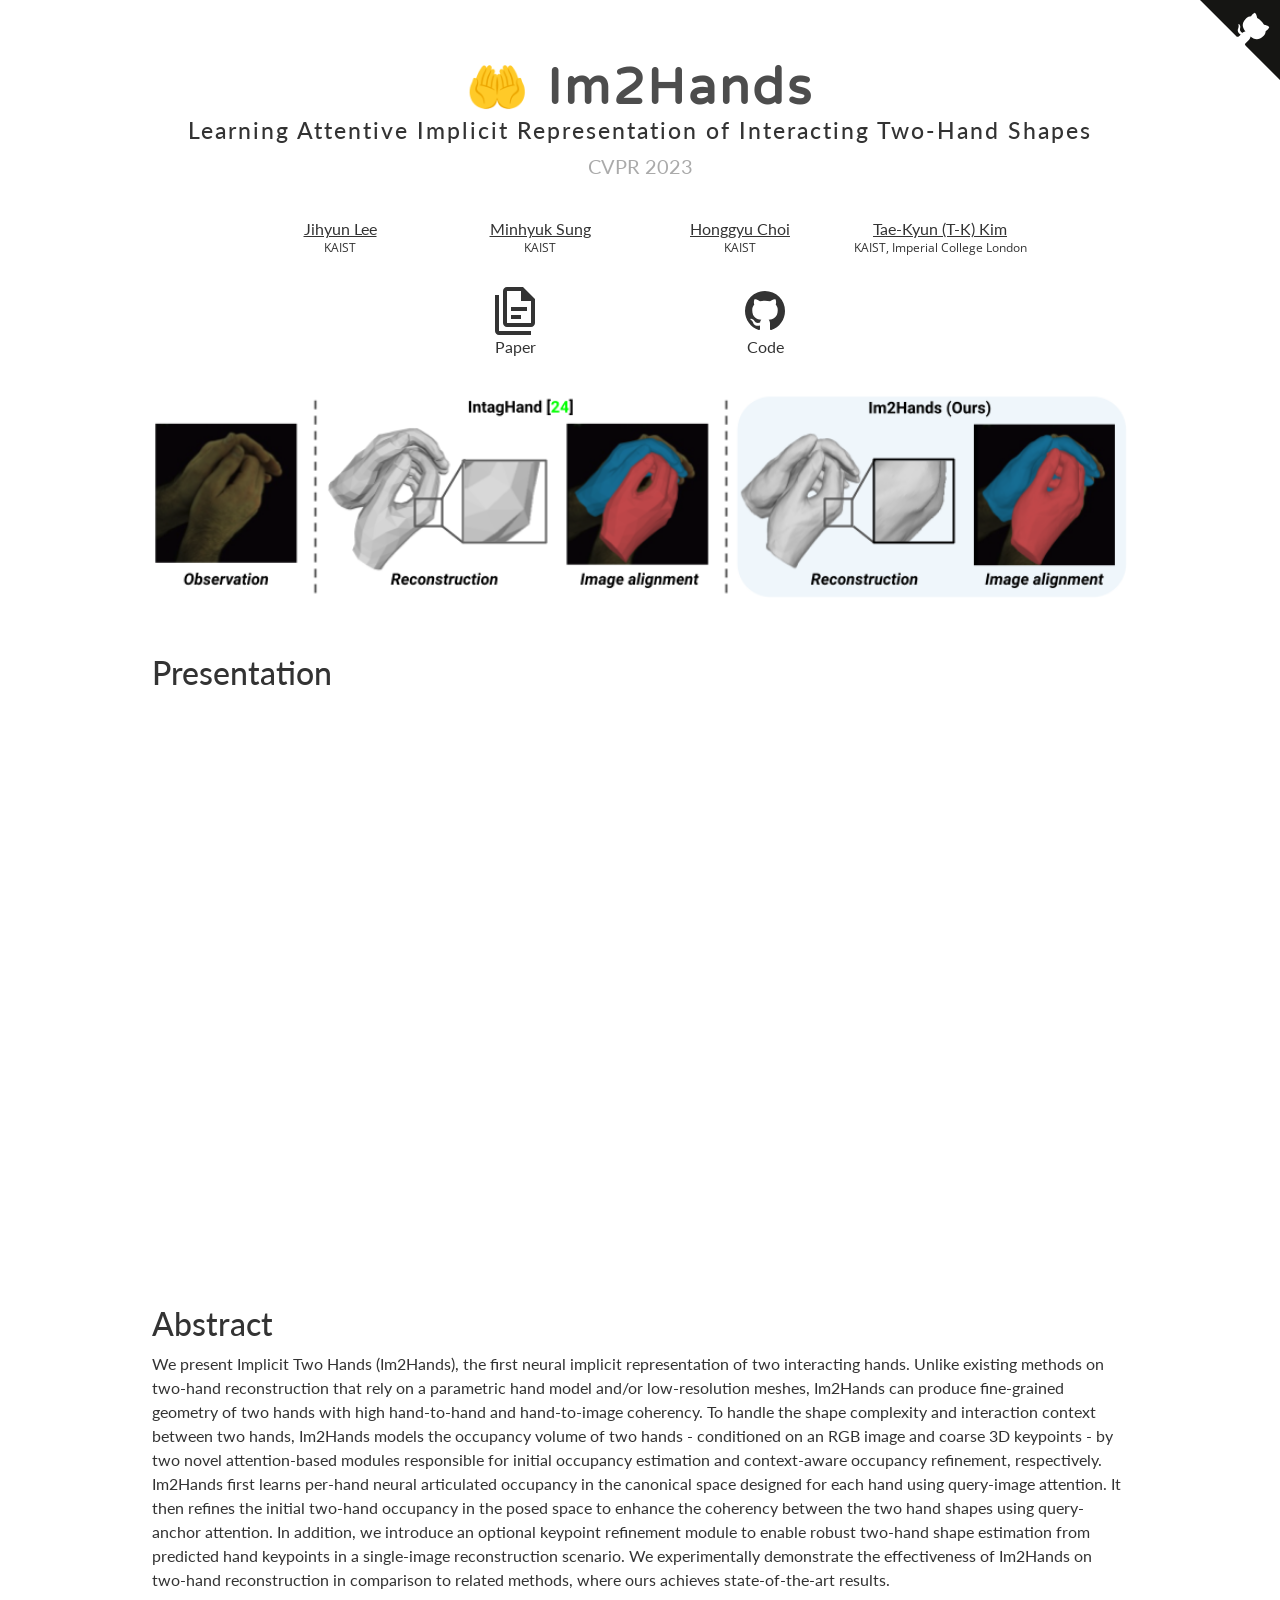
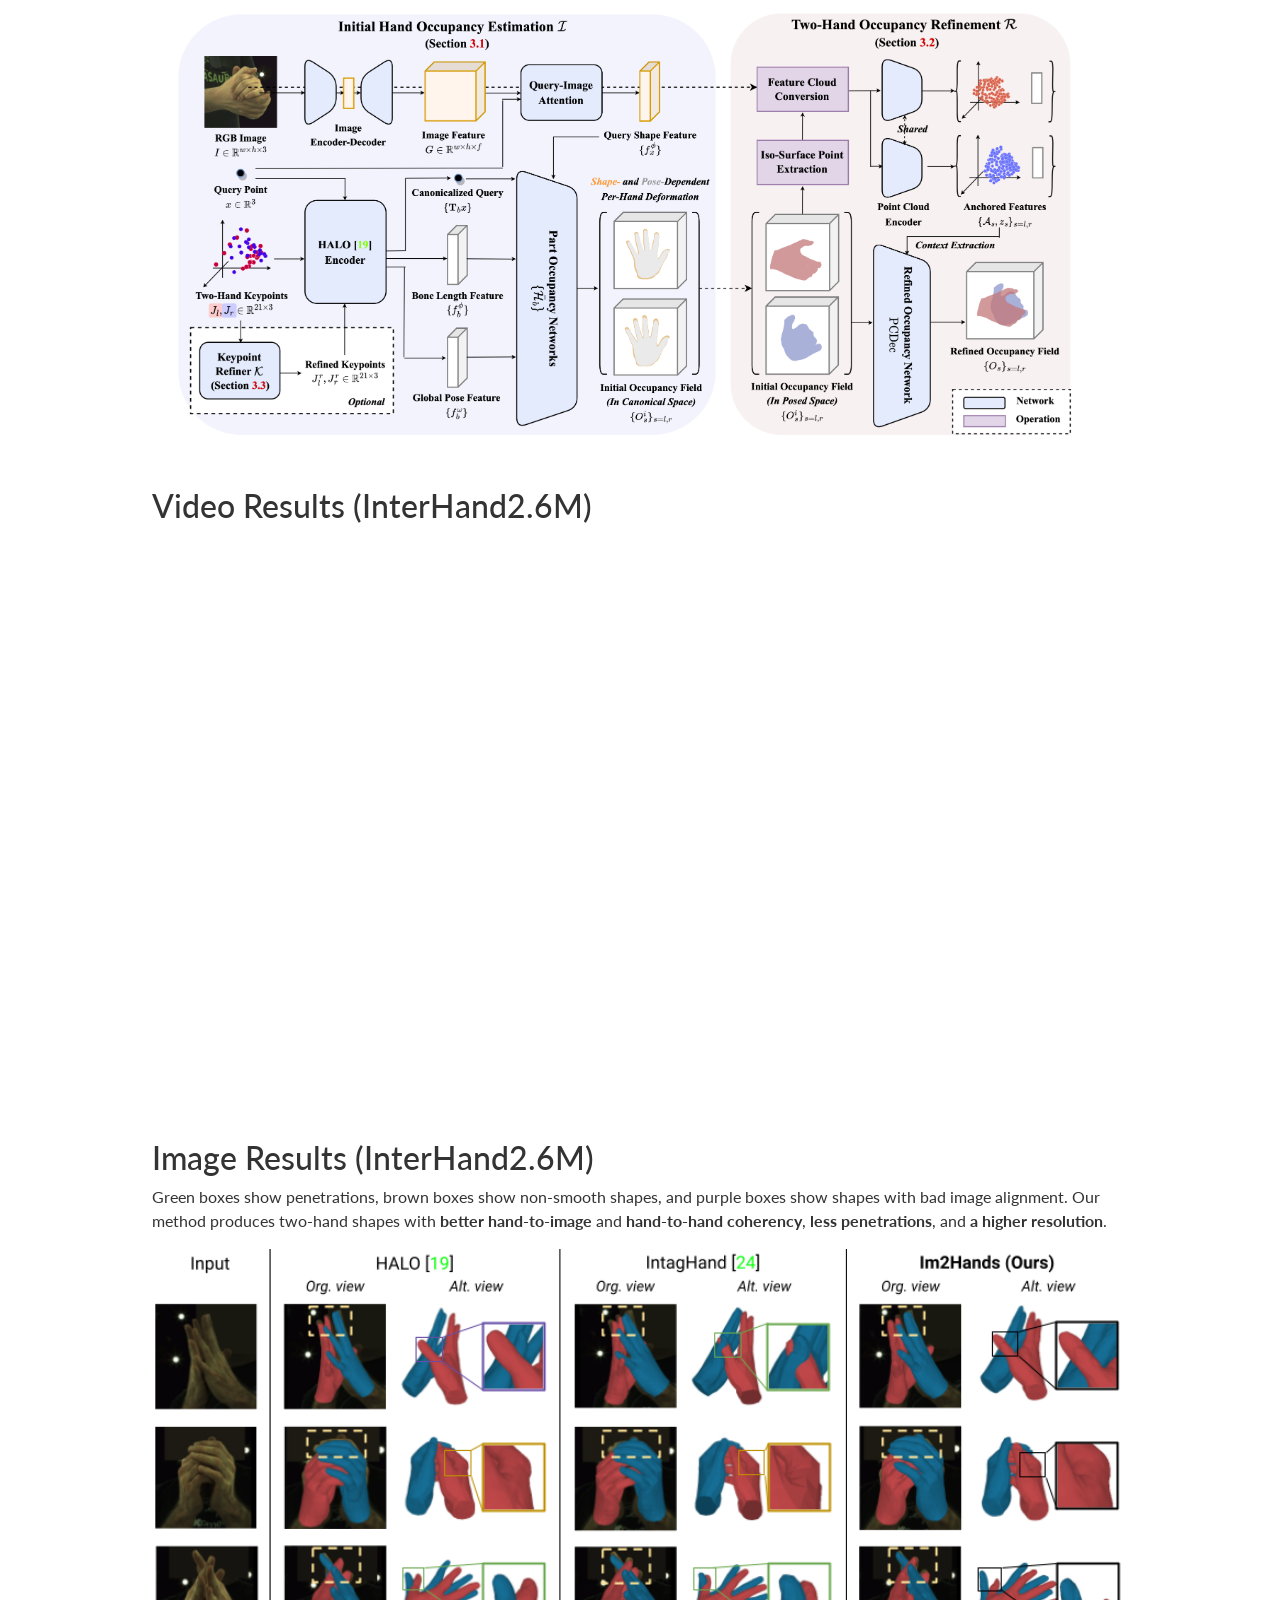
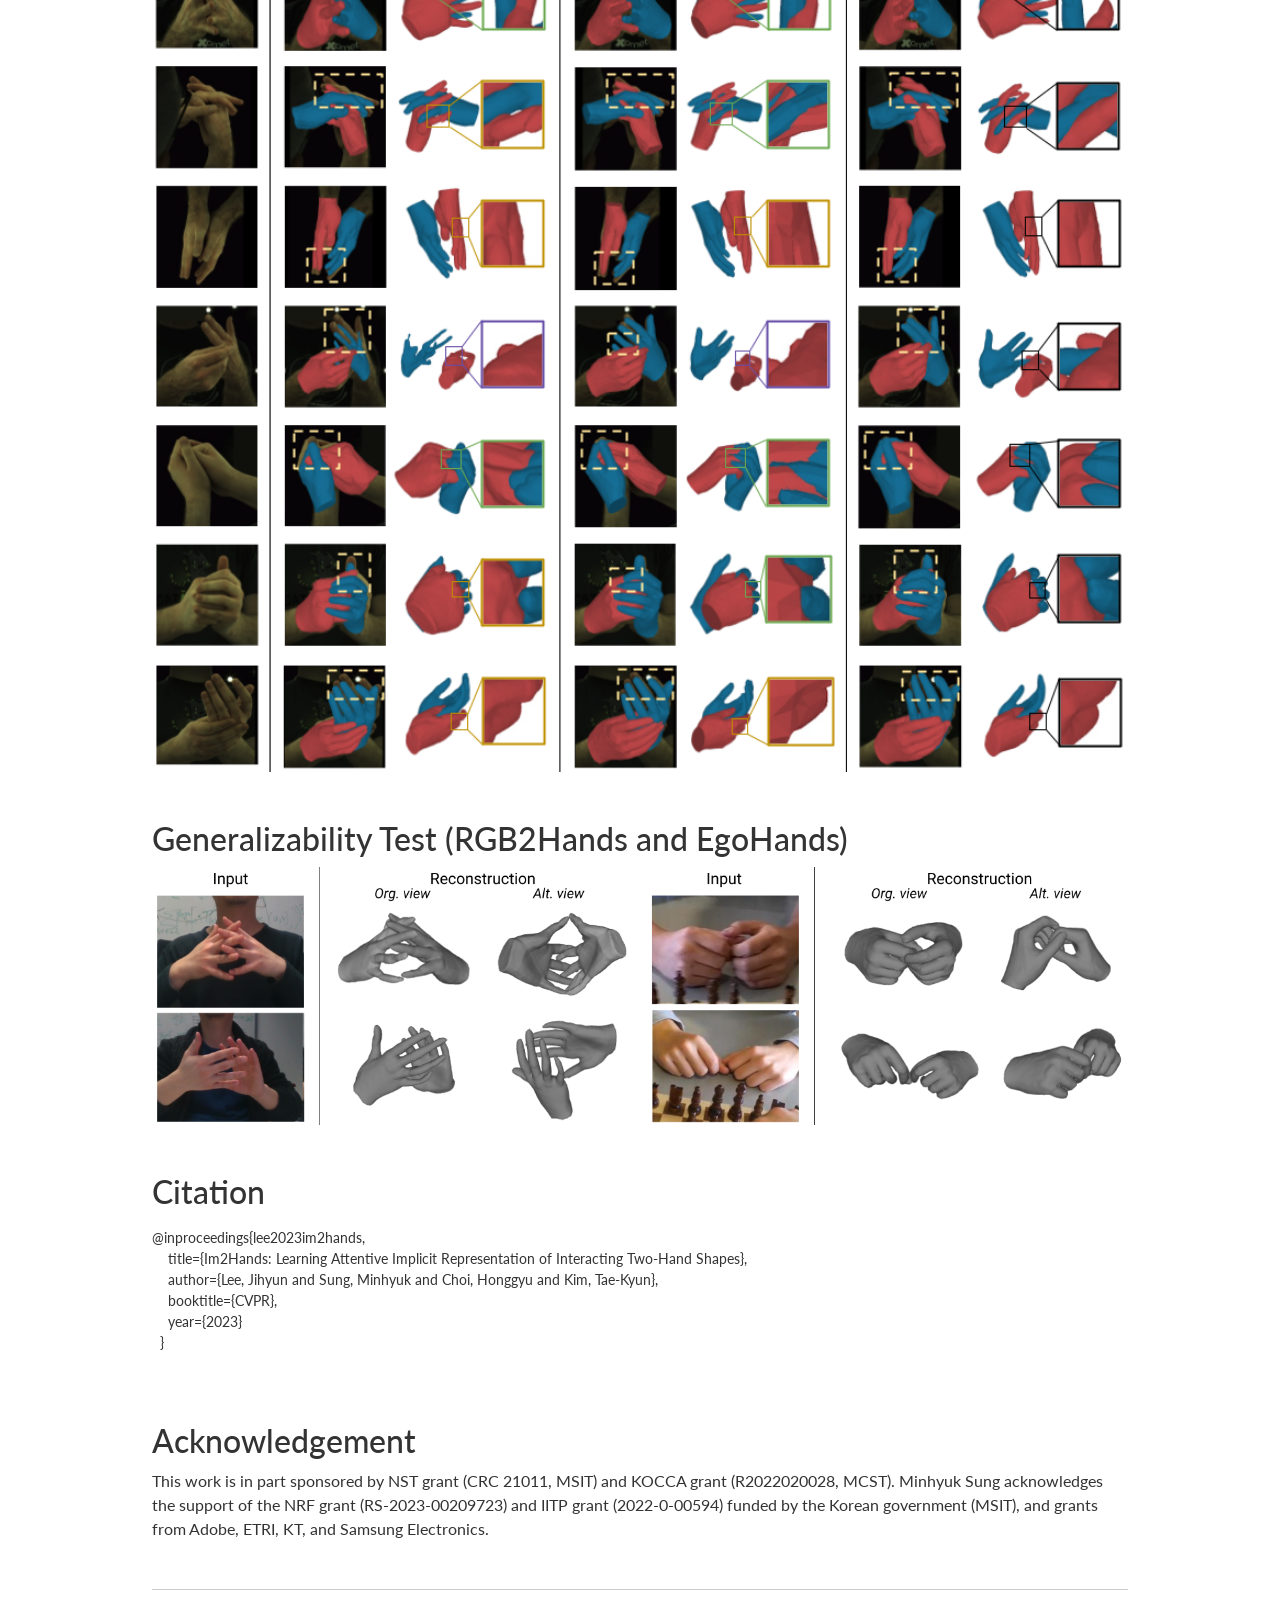
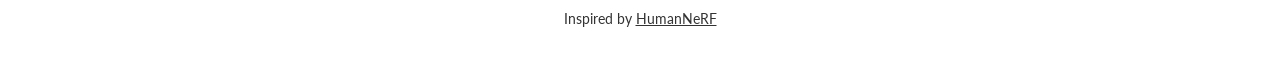
<file: projects/implicit-two-hands/index.html>
<!DOCTYPE html>
<html lang="en">
  <head>
    <!-- Meta tags -->
    <meta charset="utf-8" />
    <meta name="viewport" content="width=device-width, initial-scale=1" />
    <!-- HTML Meta Tags -->
    <title>Im2Hands: Learning Attentive Implicit Representation of Interacting Two-Hand Shapes</title>
    <meta
      name="description"
      content="https://jyunlee.github.io/projects/im2hands/"
    />
    <meta
      property="og:image"
      content="data/fig_teaser.png"
    />
    <meta property="og:image:type" content="image/png" />
    <meta property="og:image:width" content="1704" />
    <meta property="og:image:height" content="636" />
    <meta property="og:type" content="website" />
    <meta
      property="og:title"
      content="Im2Hands: Learning Attentive Implicit Representation of Interacting Two-Hand Shapes"
    />
    <meta
      property="og:description"
      content="We present Implicit Two Hands (Im2Hands), the first neural implicit representation of two interacting hands. Unlike existing methods on two-hand reconstruction that rely on a parametric hand model and/or low-resolution meshes, Im2Hands can produce fine-grained geometry of two hands with high hand-to-hand and hand-to-image coherency. To handle the shape complexity and interaction context between two hands, Im2Hands models the occupancy volume of two hands - conditioned on an RGB image and coarse 3D keypoints - by two novel attention-based modules responsible for initial occupancy estimation and context-aware occupancy refinement, respectively. Im2Hands first learns per-hand neural articulated occupancy in the canonical space designed for each hand using query-image attention. It then refines the initial two-hand occupancy in the posed space to enhance the coherency between the two hand shapes using query-anchor attention. In addition, we introduce an optional keypoint refinement module to enable robust two-hand shape estimation from predicted hand keypoints in a single-image reconstruction scenario. We experimentally demonstrate the effectiveness of Im2Hands on two-hand reconstruction in comparison to related methods, where ours achieves state-of-the-art results."
    />
    <meta name="twitter:card" content="summary_large_image" />
    <meta
      name="twitter:title"
      content="Im2Hands: Learning Attentive Implicit Representation of Interacting Two-Hand Shapes"
    />
    <meta
      name="twitter:description"
      content="We present Implicit Two Hands (Im2Hands), the first neural implicit representation of two interacting hands. Unlike existing methods on two-hand reconstruction that rely on a parametric hand model and/or low-resolution meshes, Im2Hands can produce fine-grained geometry of two hands with high hand-to-hand and hand-to-image coherency. To handle the shape complexity and interaction context between two hands, Im2Hands models the occupancy volume of two hands - conditioned on an RGB image and coarse 3D keypoints - by two novel attention-based modules responsible for initial occupancy estimation and context-aware occupancy refinement, respectively. Im2Hands first learns per-hand neural articulated occupancy in the canonical space designed for each hand using query-image attention. It then refines the initial two-hand occupancy in the posed space to enhance the coherency between the two hand shapes using query-anchor attention. In addition, we introduce an optional keypoint refinement module to enable robust two-hand shape estimation from predicted hand keypoints in a single-image reconstruction scenario. We experimentally demonstrate the effectiveness of Im2Hands on two-hand reconstruction in comparison to related methods, where ours achieves state-of-the-art results."
    />
    <meta
      name="twitter:image"
      content="data/fig_teaser.png"
    />
    <link
      href="https://cdn.jsdelivr.net/npm/bootstrap@5.1.3/dist/css/bootstrap.min.css"
      rel="stylesheet"
      integrity="sha384-1BmE4kWBq78iYhFldvKuhfTAU6auU8tT94WrHftjDbrCEXSU1oBoqyl2QvZ6jIW3"
      crossorigin="anonymous"
    />
    <link
      href="https://fonts.googleapis.com/css?family=Lato|Varela+Round|Open+Sans"
      rel="stylesheet"
      type="text/css"
    />
    <link
      rel="icon"
      href="data:image/svg+xml,<svg xmlns=%22http://www.w3.org/2000/svg%22 viewBox=%220 0 100 100%22><text y=%22.9em%22 font-size=%2290%22>🖐</text></svg>"
    />
    <!-- Bootstrap JS -->
    <script
      src="https://cdn.jsdelivr.net/npm/bootstrap@5.1.3/dist/js/bootstrap.bundle.min.js"
      integrity="sha384-ka7Sk0Gln4gmtz2MlQnikT1wXgYsOg+OMhuP+IlRH9sENBO0LRn5q+8nbTov4+1p"
      crossorigin="anonymous"
    ></script>
    <!-- Customized style -->
    <style>
      html * {
        color: #333;
        font-family: "Lato", sans-serif;
      }
      table.results td {
        color: #888;
        font-size: 90%;
      }
      .mtitle {
        margin-top: 0;
        margin-bottom: 0;
        font-family: "Varela Round", sans-serif;
        color: #4d4d4d;
        font-size: 50px;
        line-height: 80px;
        font-weight: 600;
        letter-spacing: 3px;
      }
      .msubtitle {
        margin-top: -30px;
        margin-bottom: -20px;
        font-size: 23px;
        line-height: 65px;
        letter-spacing: 2px;
      }
      .mneurips {
        color: #aaa;
        font-size: 20px;
      }
      .mauthors {
        font-size: 16px;
        font-weight: 400;
        line-height: 15px;
      }
      .mauthors_affiliation {
        margin-top: -12px;
        margin-bottom: 24px;
        font-family: "Open Sans", sans-serif;
        font-size: 12px;
        line-height: 15px;
      }
      .darker_bg {
        padding-top: 32px;
        padding-bottom: 32px;
        background-color: #f5f5f5;
      }
      .nav-link {
        color: #333;
      }
      .nav-link a:hover,
      a:hover,
      a:active {
        color: #888 !important;
      }
      .accordion-button:not(.collapsed) {
        color: inherit;
        background: #f5f5f5;
      }
      .accordion-button:not(.collapsed)::after {
        filter: brightness(0%) invert(70%);
      }
      .accordion-button:focus {
        box-shadow: inherit;
      }
    </style>
  </head>

  <body>
    <a
      href="https://github.com/jyunlee/Im2Hands"
      class="github-corner"
      aria-label="View source on GitHub"
      ><svg
        width="80"
        height="80"
        viewBox="0 0 250 250"
        style="
          fill: #151513;
          color: #fff;
          position: absolute;
          top: 0;
          border: 0;
          right: 0;
        "
        aria-hidden="true"
      >
        <path d="M0,0 L115,115 L130,115 L142,142 L250,250 L250,0 Z"></path>
        <path
          d="M128.3,109.0 C113.8,99.7 119.0,89.6 119.0,89.6 C122.0,82.7 120.5,78.6 120.5,78.6 C119.2,72.0 123.4,76.3 123.4,76.3 C127.3,80.9 125.5,87.3 125.5,87.3 C122.9,97.6 130.6,101.9 134.4,103.2"
          fill="#fff"
          style="transform-origin: 130px 106px"
          class="octo-arm"
        ></path>
        <path
          d="M115.0,115.0 C114.9,115.1 118.7,116.5 119.8,115.4 L133.7,101.6 C136.9,99.2 139.9,98.4 142.2,98.6 C133.8,88.0 127.5,74.4 143.8,58.0 C148.5,53.4 154.0,51.2 159.7,51.0 C160.3,49.4 163.2,43.6 171.4,40.1 C171.4,40.1 176.1,42.5 178.8,56.2 C183.1,58.6 187.2,61.8 190.9,65.4 C194.5,69.0 197.7,73.2 200.1,77.6 C213.8,80.2 216.3,84.9 216.3,84.9 C212.7,93.1 206.9,96.0 205.4,96.6 C205.1,102.4 203.0,107.8 198.3,112.5 C181.9,128.9 168.3,122.5 157.7,114.1 C157.9,116.9 156.7,120.9 152.7,124.9 L141.0,136.5 C139.8,137.7 141.6,141.9 141.8,141.8 Z"
          fill="#fff"
          class="octo-body"
        ></path></svg></a
    ><style>
      .github-corner:hover .octo-arm {
        animation: octocat-wave 560ms ease-in-out;
      }
      @keyframes octocat-wave {
        0%,
        100% {
          transform: rotate(0);
        }
        20%,
        60% {
          transform: rotate(-25deg);
        }
        40%,
        80% {
          transform: rotate(10deg);
        }
      }
      @media (max-width: 500px) {
        .github-corner:hover .octo-arm {
          animation: none;
        }
        .github-corner .octo-arm {
          animation: octocat-wave 560ms ease-in-out;
        }
      }
    </style>
    <div class="container-fluid my-5 mx-auto" style="max-width: 1000px">
      <div class="row">

        <h1 class="display-8 text-center mtitle">&#129330; Im2Hands</h1>
        <h1 class="display-8 text-center msubtitle">
          Learning Attentive Implicit Representation of Interacting Two-Hand Shapes
        </h1>
      </div>

      <div class="row mt-2">
        <div class="display-8 text-center mneurips">CVPR 2023</div>
      </div>
      <br>

      <div
        class="row text-center mt-3 mx-auto mauthors"
        style="max-width: 800px"
      />
        <div class="col-md-3">
          <a href="https://jyunlee.github.io/"> Jihyun Lee </a>
        </div>
        <div class="col-md-3">
          <a href="https://mhsung.github.io/"> Minhyuk Sung </a>
        </div>
        <div class="col-md-3">
          <a href="https://honggyuchoi.github.io/ "> Honggyu Choi </a>
        </div>
        <div class="col-md-3">
          <a href="https://sites.google.com/view/tkkim/home"> Tae-Kyun (T-K) Kim </a>
        </div>
      </div>
      <div class="row text-center mt-3 mx-auto" style="max-width: 800px">
        <div class="col-md-3 d-none d-md-block mauthors_affiliation">
          KAIST
        </div>
        <div class="col-md-3 d-none d-md-block mauthors_affiliation">
          KAIST
        </div>
        <div class="col-md-3 d-none d-md-block mauthors_affiliation">KAIST</div>
        <div class="col-md-3 d-none d-md-block mauthors_affiliation">KAIST, Imperial College London</div>
      </div>
      <div class="row mt-2 text-center">
        <a class="nav-link col-3"></a>
        <a href="https://arxiv.org/abs/2302.14348" class="nav-link col-3">
          <svg style="width: 48px; height: 48px" viewBox="0 0 24 24">
            <path
              fill="currentColor"
              d="M16 0H8C6.9 0 6 .9 6 2V18C6 19.1 6.9 20 8 20H20C21.1 20 22 19.1 22 18V6L16 0M20 18H8V2H15V7H20V18M4 4V22H20V24H4C2.9 24 2 23.1 2 22V4H4M10 10V12H18V10H10M10 14V16H15V14H10Z"
            /></svg
          ><br />
          Paper
        </a>
        <a href="https://github.com/jyunlee/Im2Hands" class="nav-link col-3">
          <svg style="width: 48px; height: 48px" viewBox="0 0 24 24">
            <path
              fill="currentColor"
              d="M12,2A10,10 0 0,0 2,12C2,16.42 4.87,20.17 8.84,21.5C9.34,21.58 9.5,21.27 9.5,21C9.5,20.77 9.5,20.14 9.5,19.31C6.73,19.91 6.14,17.97 6.14,17.97C5.68,16.81 5.03,16.5 5.03,16.5C4.12,15.88 5.1,15.9 5.1,15.9C6.1,15.97 6.63,16.93 6.63,16.93C7.5,18.45 8.97,18 9.54,17.76C9.63,17.11 9.89,16.67 10.17,16.42C7.95,16.17 5.62,15.31 5.62,11.5C5.62,10.39 6,9.5 6.65,8.79C6.55,8.54 6.2,7.5 6.75,6.15C6.75,6.15 7.59,5.88 9.5,7.17C10.29,6.95 11.15,6.84 12,6.84C12.85,6.84 13.71,6.95 14.5,7.17C16.41,5.88 17.25,6.15 17.25,6.15C17.8,7.5 17.45,8.54 17.35,8.79C18,9.5 18.38,10.39 18.38,11.5C18.38,15.32 16.04,16.16 13.81,16.41C14.17,16.72 14.5,17.33 14.5,18.26C14.5,19.6 14.5,20.68 14.5,21C14.5,21.27 14.66,21.59 15.17,21.5C19.14,20.16 22,16.42 22,12A10,10 0 0,0 12,2Z"
            /></svg
          ><br />
          Code
        </a>
        <a class="nav-link col-3"></a>
      </div>


      <br>
      <div class="row">
        <div class="col-md-12 mt-2">
          <center>
            <embed src="data/fig_teaser.png" width=100% />
          </center>
        </div>
      </div>

      <div class="my-5">
        <h2>Presentation</h2>
        <div class="text-center mt-3">
          <div style="position: relative; padding-top: 56.25%">
            <iframe
              src="https://www.youtube.com/embed/hBSeN222Um4"
              allowfullscreen
              style="
                position: absolute;
                top: 0;
                left: 0;
                width: 100%;
                height: 100%;
              "
            ></iframe>
          </div>
        </div>
      </div>



      <div class="my-5">
        <h2>Abstract</h2>
        <p>
          We present Implicit Two Hands (Im2Hands), the first neural implicit representation of two interacting hands. Unlike existing methods on two-hand reconstruction that rely on a parametric hand model and/or low-resolution meshes, Im2Hands can produce fine-grained geometry of two hands with high hand-to-hand and hand-to-image coherency. To handle the shape complexity and interaction context between two hands, Im2Hands models the occupancy volume of two hands - conditioned on an RGB image and coarse 3D keypoints - by two novel attention-based modules responsible for initial occupancy estimation and context-aware occupancy refinement, respectively. Im2Hands first learns per-hand neural articulated occupancy in the canonical space designed for each hand using query-image attention. It then refines the initial two-hand occupancy in the posed space to enhance the coherency between the two hand shapes using query-anchor attention. In addition, we introduce an optional keypoint refinement module to enable robust two-hand shape estimation from predicted hand keypoints in a single-image reconstruction scenario. We experimentally demonstrate the effectiveness of Im2Hands on two-hand reconstruction in comparison to related methods, where ours achieves state-of-the-art results.
        </p>

        <center>
          <img src="data/fig_overall_architecture.png" width=95%>
        </center>
      </div>

      <div class="my-5">
        <h2>Video Results (InterHand2.6M)</h2>
        <div class="text-center mt-3">
          <div style="position: relative; padding-top: 56.25%">
            <iframe
              src="https://www.youtube.com/embed/3yNGSRz564A"
              allowfullscreen
              style="
                position: absolute;
                top: 0;
                left: 0;
                width: 100%;
                height: 100%;
              "
            ></iframe>
          </div>
        </div>
      </div>

      <div class="my-5">
        <h2>Image Results (InterHand2.6M)</h2>
        <p>
          Green boxes show penetrations, brown boxes show non-smooth shapes, and purple boxes show shapes with bad image alignment.
          Our method produces two-hand shapes with <b>better hand-to-image</b> and <b>hand-to-hand coherency</b>, <b>less penetrations</b>, and <b>a higher resolution</b>.        </p>

        <center>
          <img src="data/fig_supp_comparison_v1.png" width=100%>
        </center>
      </div>

      <div class="my-5">
        <h2>Generalizability Test (RGB2Hands and EgoHands)</h2>
        <div class="col-md-12 mt-2">
          <center>
            <img src="data/fig_rgb2hands.png" width=100%>
          </center>
        </div>
      </div>

      <div class="my-5">
        <h2>Citation</h2>
        <div class="col-md-12 mt-3">
          <pre>
@inproceedings{lee2023im2hands,
    title={Im2Hands: Learning Attentive Implicit Representation of Interacting Two-Hand Shapes},
    author={Lee, Jihyun and Sung, Minhyuk and Choi, Honggyu and Kim, Tae-Kyun},
    booktitle={CVPR},
    year={2023}
  }
      </pre>
        </div>
      </div>

      <div class="my-5">
        <h2>Acknowledgement</h2>
        <p>
This work is in part sponsored by NST grant (CRC 21011, MSIT) and KOCCA grant (R2022020028, MCST). Minhyuk Sung acknowledges the support of the NRF grant (RS-2023-00209723) and IITP grant (2022-0-00594) funded by the Korean government (MSIT), and grants from Adobe, ETRI, KT, and Samsung Electronics.
      </p>
      </div>

<!--
      <div class="my-5">
        <h2>Acknowledgement</h2>
        <p>
          We would like to thank Zhengqi Li and Keunhong Park for valuable
          feedback and discussions; Matthew Tancik and Ethan Weber for
          proofreading. We are also grateful to our pets: Sriracha, Haru, and
          Mochi, for being good during capture. This project is generously
          supported in part by the CONIX Research Center, sponsored by DARPA, as
          well as the BDD and BAIR sponsors.
        </p>
      </div>
-->
      <div class="text-center">
        <hr />
        <small
          >Inspired by
          <a href="https://grail.cs.washington.edu/projects/humannerf/"
            >HumanNeRF</a
          >
        </small>
      </div>
    </div>
  </body>
</html>
</file>
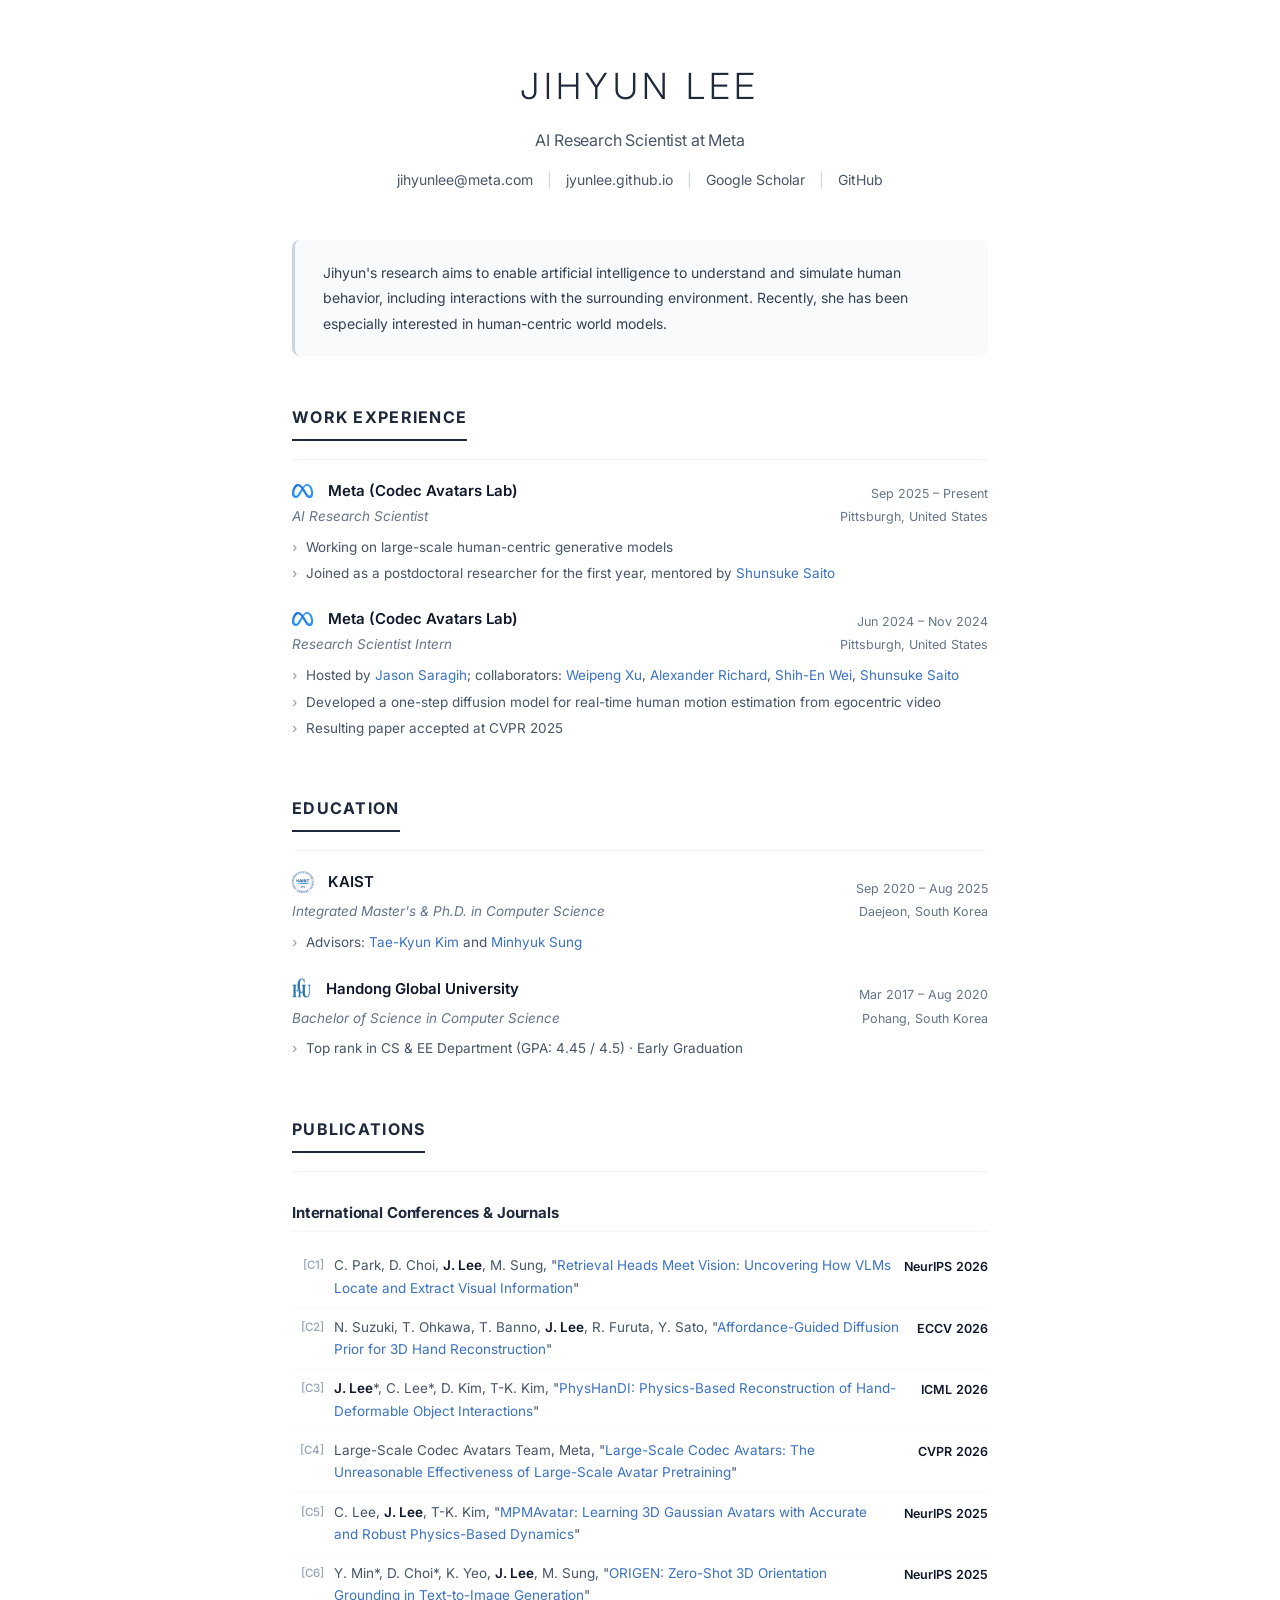
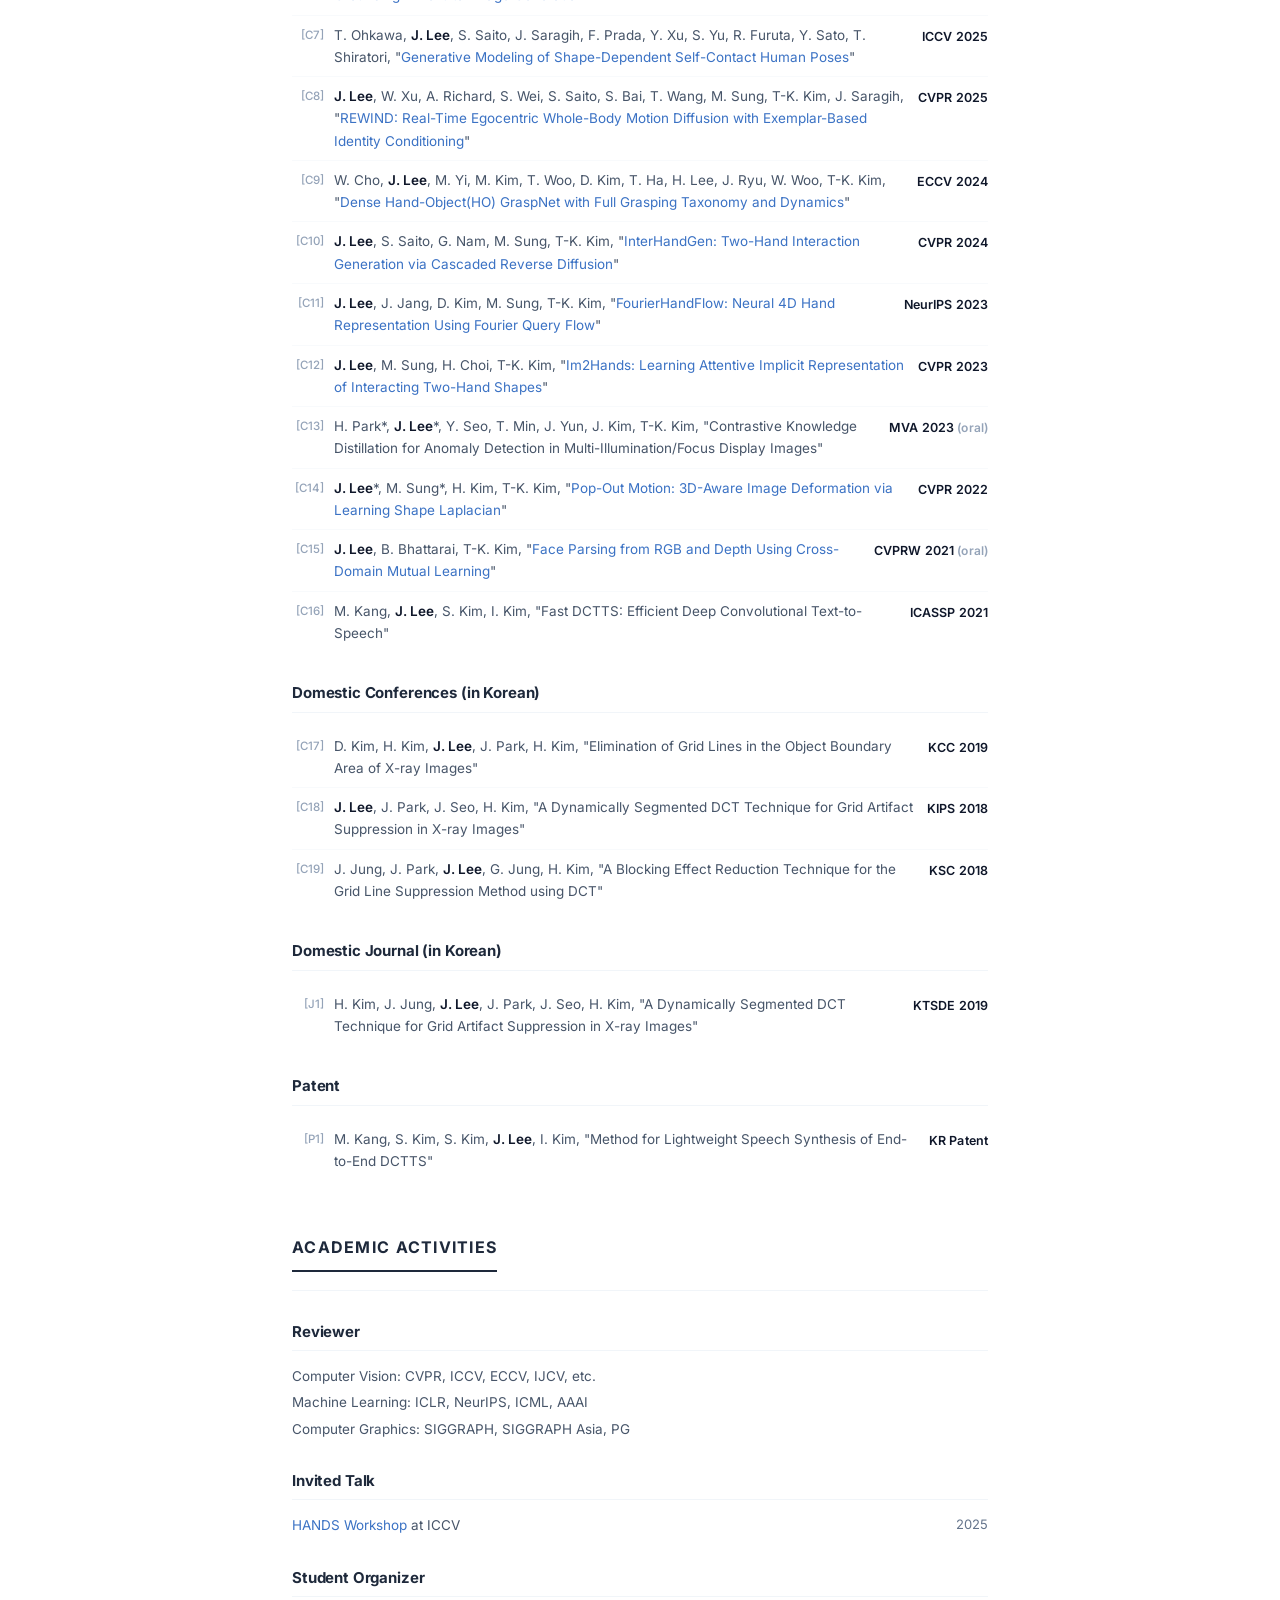
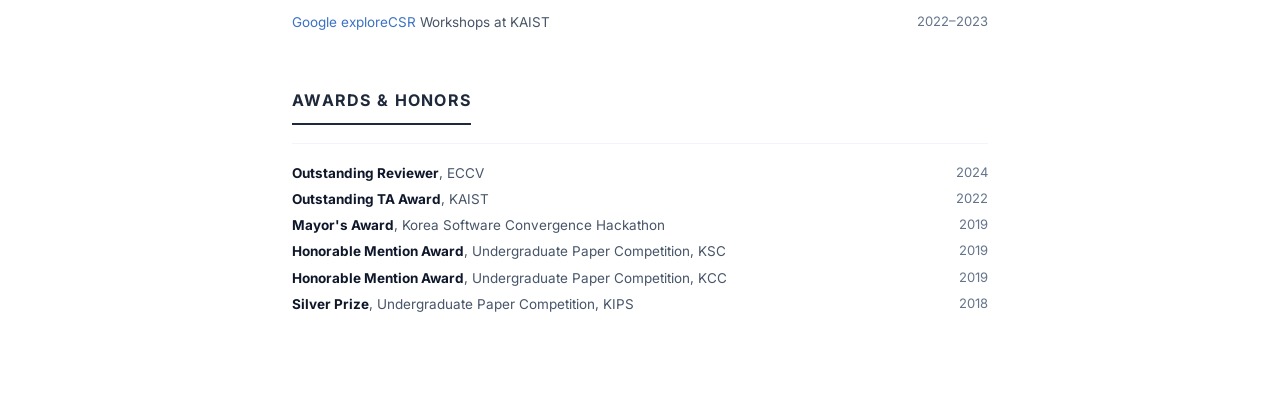
<file: cv.html>
<!DOCTYPE html>
<html lang="en">
<head>
  <meta charset="utf-8">
  <meta name="viewport" content="width=device-width, initial-scale=1">
  <title>CV - Jihyun Lee</title>
  <link rel="stylesheet" href="https://fonts.googleapis.com/css2?family=Inter:wght@300;400;500;600;700&display=swap">
  <style>
    *, *::before, *::after { margin: 0; padding: 0; box-sizing: border-box; }

    body {
      font-family: 'Inter', -apple-system, sans-serif;
      color: #334155;
      background: #fff;
      font-size: 14px;
      line-height: 1.7;
      -webkit-font-smoothing: antialiased;
    }

    a { color: #3b72c4; text-decoration: none; }
    a:hover { color: #2554a0; }

    .page {
      max-width: 800px;
      margin: 0 auto;
      padding: 56px 52px 48px;
    }

    /* ── Header ── */
    .header {
      text-align: center;
      margin-bottom: 48px;
    }

    .header h1 {
      font-size: 36px;
      font-weight: 300;
      letter-spacing: 0.12em;
      text-transform: uppercase;
      color: #1e293b;
      margin-bottom: 10px;
    }

    .header .subtitle {
      font-size: 16px;
      color: #475569;
      font-weight: 400;
      letter-spacing: -0.01em;
      margin-bottom: 14px;
    }

    .header .contact {
      font-size: 14px;
      color: #475569;
    }

    .header .contact a { color: #475569; }
    .header .contact a:hover { color: #3b72c4; }

    .header .contact .sep {
      margin: 0 10px;
      color: #cbd5e1;
    }

    /* ── Sections ── */
    .section { margin-bottom: 54px; }

    .section-title {
      font-size: 16px;
      font-weight: 700;
      text-transform: uppercase;
      letter-spacing: 0.08em;
      color: #1e293b;
      margin-bottom: 18px;
      padding-bottom: 8px;
      border-bottom: 2px solid #1e293b;
      display: inline-block;
    }

    .section-title-wrap {
      border-bottom: 1px solid #f1f5f9;
      margin-bottom: 18px;
    }

    .subsection-title {
      font-size: 15px;
      font-weight: 700;
      color: #1e293b;
      letter-spacing: -0.01em;
      margin-top: 28px;
      margin-bottom: 14px;
      padding-bottom: 6px;
      border-bottom: 1px solid #f1f5f9;
    }

    /* ── Entries ── */
    .entry { margin-bottom: 20px; }

    .entry-header {
      display: flex;
      justify-content: space-between;
      align-items: baseline;
      margin-bottom: 1px;
    }

    .entry-title {
      font-weight: 600;
      font-size: 15px;
      color: #0f172a;
      display: flex;
      align-items: center;
      gap: 8px;
    }

    .entry-title .inst-logo {
      opacity: 0.85;
      flex-shrink: 0;
      object-fit: contain;
      margin-right: 6px;
      vertical-align: middle;
    }

    .entry-title .inst-logo.logo-meta { height: 14px; width: auto; }
    .entry-title .inst-logo.logo-kaist { height: 22px; width: auto; }
    .entry-title .inst-logo.logo-handong { height: 22px; width: auto; }

    .entry-date {
      font-size: 12.5px;
      color: #64748b;
      flex-shrink: 0;
      margin-left: 16px;
      font-weight: 400;
    }

    .entry-sub {
      display: flex;
      justify-content: space-between;
      align-items: baseline;
    }

    .entry-role {
      font-size: 13.5px;
      color: #64748b;
      font-style: italic;
    }

    .entry-location {
      font-size: 12.5px;
      color: #64748b;
      flex-shrink: 0;
      margin-left: 16px;
    }

    .entry-details {
      margin-top: 6px;
      list-style: none;
    }

    .entry-details li {
      font-size: 13.5px;
      color: #475569;
      padding: 2px 0 2px 14px;
      position: relative;
      line-height: 1.65;
    }

    .entry-details li::before {
      content: '›';
      position: absolute;
      left: 0;
      color: #94a3b8;
      font-weight: 500;
    }

    /* ── Publications ── */
    .pub-list { }

    .pub {
      display: flex;
      gap: 10px;
      padding: 8px 0;
      border-bottom: 1px solid #f8fafc;
      font-size: 13.5px;
      line-height: 1.65;
    }

    .pub:last-child { border-bottom: none; }

    .pub-num {
      color: #94a3b8;
      font-size: 11.5px;
      font-weight: 500;
      flex-shrink: 0;
      min-width: 32px;
      text-align: right;
      padding-top: 2px;
    }

    .pub-content {
      flex: 1;
      color: #475569;
      display: grid;
      grid-template-columns: 1fr auto;
      gap: 12px;
    }
    .pub-content strong { color: #0f172a; font-weight: 600; }
    .pub-text { }
    .pub-venue-wrap {
      text-align: right;
      white-space: nowrap;
      padding-top: 1px;
    }
    .pub-content .venue {
      font-weight: 600;
      font-size: 12.5px;
      color: #0f172a;
      letter-spacing: 0.01em;
    }
    .pub-content .note { color: #94a3b8; font-size: 12px; }

    /* ── Simple list ── */
    .simple-list { list-style: none; padding: 0; }

    .simple-list li {
      font-size: 13.5px;
      color: #475569;
      padding: 5px 0 5px 14px;
      position: relative;
      line-height: 1.65;
    }

    .simple-list li::before {
      content: '›';
      position: absolute;
      left: 0;
      color: #94a3b8;
      font-weight: 500;
    }

    .simple-list li strong { color: #0f172a; font-weight: 600; }

    .list-sep {
      color: #cbd5e1;
      margin: 0 5px;
    }

    /* ── Item grid (awards, activities, teaching) ── */
    .item-grid {
      display: grid;
      grid-template-columns: 1fr auto;
      gap: 4px 20px;
      font-size: 13.5px;
      line-height: 1.65;
    }

    .item-left {
      color: #475569;
    }

    .item-left strong { color: #0f172a; }

    .item-right {
      color: #64748b;
      text-align: right;
      white-space: nowrap;
      font-size: 13px;
    }

    /* ── Print ── */
    @media print {
      body { font-size: 12.5px; -webkit-print-color-adjust: exact; print-color-adjust: exact; }
      .page { padding: 20px 0; max-width: none; }
      a { color: #334155 !important; text-decoration: none !important; }
      .pub-content .venue { background: none; padding: 0; }
      .header h1 { font-size: 28px; }
      .entry { page-break-inside: avoid; }
      .section-title-wrap { page-break-after: avoid; }
      .subsection-title { page-break-after: avoid; }
    }

    /* WeasyPrint fix: ensure entry headers don't break */
    .entry-title { white-space: nowrap; }
    .entry-date { white-space: nowrap; }

    @media (max-width: 640px) {
      .page { padding: 32px 24px; }
      .header h1 { font-size: 28px; letter-spacing: 0.06em; }
      .entry-header, .entry-sub { flex-direction: column; }
      .entry-date, .entry-location { margin-left: 0; margin-top: 2px; }
      .activity-grid { grid-template-columns: 1fr; gap: 2px; }
    }
  </style>
</head>
<body>

<div class="page">

  <!-- Header -->
  <div class="header">
    <h1>Jihyun Lee</h1>
    <div class="subtitle">AI Research Scientist at Meta</div>
    <div class="contact">
      <a href="mailto:jihyunlee@meta.com">jihyunlee@meta.com</a>
      <span class="sep">|</span>
      <a href="https://jyunlee.github.io">jyunlee.github.io</a>
      <span class="sep">|</span>
      <a href="https://scholar.google.com/citations?user=UaMiOq8AAAAJ">Google Scholar</a>
      <span class="sep">|</span>
      <a href="https://github.com/jyunlee">GitHub</a>
    </div>
  </div>

  <!-- Research Statement -->
  <div style="margin-bottom: 48px; padding: 20px 28px; background: #f8fafc; border-radius: 8px; border-left: 3px solid #cbd5e1;">
    <p style="font-size: 14px; color: #334155; line-height: 1.8; margin: 0;">
      Jihyun's research aims to enable artificial intelligence to understand and simulate human behavior, including interactions with the surrounding environment. Recently, she has been especially interested in human-centric world models.
    </p>
  </div>

  <!-- Work Experience -->
  <div class="section">
    <div class="section-title-wrap"><div class="section-title">Work Experience</div></div>

    <div class="entry">
      <div class="entry-header">
        <span class="entry-title"><img src="/resources/meta-icon.svg" alt="Meta" class="inst-logo logo-meta">Meta (Codec Avatars Lab)</span>
        <span class="entry-date">Sep 2025 – Present</span>
      </div>
      <div class="entry-sub">
        <span class="entry-role">AI Research Scientist</span>
        <span class="entry-location">Pittsburgh, United States</span>
      </div>
      <ul class="entry-details">
        <li>Working on large-scale human-centric generative models</li>
        <li>Joined as a postdoctoral researcher for the first year, mentored by <a href="https://shunsukesaito.github.io/">Shunsuke Saito</a></li>
      </ul>
    </div>

    <div class="entry">
      <div class="entry-header">
        <span class="entry-title"><img src="/resources/meta-icon.svg" alt="Meta" class="inst-logo logo-meta">Meta (Codec Avatars Lab)</span>
        <span class="entry-date">Jun 2024 – Nov 2024</span>
      </div>
      <div class="entry-sub">
        <span class="entry-role">Research Scientist Intern</span>
        <span class="entry-location">Pittsburgh, United States</span>
      </div>
      <ul class="entry-details">
        <li>Hosted by <a href="https://scholar.google.com/citations?user=ss-IvjMAAAAJ">Jason Saragih</a>; collaborators: <a href="https://sites.google.com/view/xuweipeng/">Weipeng Xu</a>, <a href="https://alexanderrichard.github.io/">Alexander Richard</a>, <a href="https://scholar.google.com.tw/citations?user=sFQD3k4AAAAJ">Shih-En Wei</a>, <a href="https://shunsukesaito.github.io/">Shunsuke Saito</a></li>
        <li>Developed a one-step diffusion model for real-time human motion estimation from egocentric video</li>
        <li>Resulting paper accepted at CVPR 2025</li>
      </ul>
    </div>
  </div>

  <!-- Education -->
  <div class="section">
    <div class="section-title-wrap"><div class="section-title">Education</div></div>

    <div class="entry">
      <div class="entry-header">
        <span class="entry-title"><img src="/resources/kaist-logo.png" alt="KAIST" class="inst-logo logo-kaist">KAIST</span>
        <span class="entry-date">Sep 2020 – Aug 2025</span>
      </div>
      <div class="entry-sub">
        <span class="entry-role">Integrated Master's & Ph.D. in Computer Science</span>
        <span class="entry-location">Daejeon, South Korea</span>
      </div>
      <ul class="entry-details">
        <li>Advisors: <a href="https://sites.google.com/view/tkkim/home">Tae-Kyun Kim</a> and <a href="https://mhsung.github.io/">Minhyuk Sung</a></li>
      </ul>
    </div>

    <div class="entry">
      <div class="entry-header">
        <span class="entry-title"><img src="/resources/handong-logo.png" alt="Handong" class="inst-logo logo-handong">Handong Global University</span>
        <span class="entry-date">Mar 2017 – Aug 2020</span>
      </div>
      <div class="entry-sub">
        <span class="entry-role">Bachelor of Science in Computer Science</span>
        <span class="entry-location">Pohang, South Korea</span>
      </div>
      <ul class="entry-details">
        <li>Top rank in CS & EE Department (GPA: 4.45 / 4.5) · Early Graduation</li>
      </ul>
    </div>
  </div>

  <!-- Publications -->
  <div class="section">
    <div class="section-title-wrap"><div class="section-title">Publications</div></div>
    <div class="subsection-title">International Conferences & Journals</div>

    <div class="pub-list">
      <div class="pub">
        <div class="pub-num">[C1]</div>
        <div class="pub-content"><span class="pub-text">C. Park, D. Choi, <strong>J. Lee</strong>, M. Sung, "<a href="https://visual-retrieval-heads.github.io/">Retrieval Heads Meet Vision: Uncovering How VLMs Locate and Extract Visual Information</a>"</span><span class="pub-venue-wrap"><span class="venue">NeurIPS 2026</span></span></div>
      </div>

      <div class="pub">
        <div class="pub-num">[C2]</div>
        <div class="pub-content"><span class="pub-text">N. Suzuki, T. Ohkawa, T. Banno, <strong>J. Lee</strong>, R. Furuta, Y. Sato, "<a href="https://arxiv.org/pdf/2510.00506">Affordance-Guided Diffusion Prior for 3D Hand Reconstruction</a>"</span><span class="pub-venue-wrap"><span class="venue">ECCV 2026</span></span></div>
      </div>

      <div class="pub">
        <div class="pub-num">[C3]</div>
        <div class="pub-content"><span class="pub-text"><strong>J. Lee</strong>*, C. Lee*, D. Kim, T-K. Kim, "<a href="https://jyunlee.github.io/projects/physhandi/">PhysHanDI: Physics-Based Reconstruction of Hand-Deformable Object Interactions</a>"</span><span class="pub-venue-wrap"><span class="venue">ICML 2026</span></span></div>
      </div>

      <div class="pub">
        <div class="pub-num">[C4]</div>
        <div class="pub-content"><span class="pub-text">Large-Scale Codec Avatars Team, Meta, "<a href="https://junxuan-li.github.io/lca/">Large-Scale Codec Avatars: The Unreasonable Effectiveness of Large-Scale Avatar Pretraining</a>"</span><span class="pub-venue-wrap"><span class="venue">CVPR 2026</span></span></div>
      </div>

      <div class="pub">
        <div class="pub-num">[C5]</div>
        <div class="pub-content"><span class="pub-text">C. Lee, <strong>J. Lee</strong>, T-K. Kim, "<a href="https://kaistchangmin.github.io/MPMAvatar/">MPMAvatar: Learning 3D Gaussian Avatars with Accurate and Robust Physics-Based Dynamics</a>"</span><span class="pub-venue-wrap"><span class="venue">NeurIPS 2025</span></span></div>
      </div>

      <div class="pub">
        <div class="pub-num">[C6]</div>
        <div class="pub-content"><span class="pub-text">Y. Min*, D. Choi*, K. Yeo, <strong>J. Lee</strong>, M. Sung, "<a href="https://origen2025.github.io/">ORIGEN: Zero-Shot 3D Orientation Grounding in Text-to-Image Generation</a>"</span><span class="pub-venue-wrap"><span class="venue">NeurIPS 2025</span></span></div>
      </div>

      <div class="pub">
        <div class="pub-num">[C7]</div>
        <div class="pub-content"><span class="pub-text">T. Ohkawa, <strong>J. Lee</strong>, S. Saito, J. Saragih, F. Prada, Y. Xu, S. Yu, R. Furuta, Y. Sato, T. Shiratori, "<a href="https://tkhkaeio.github.io/projects/25-scgen/index.html">Generative Modeling of Shape-Dependent Self-Contact Human Poses</a>"</span><span class="pub-venue-wrap"><span class="venue">ICCV 2025</span></span></div>
      </div>

      <div class="pub">
        <div class="pub-num">[C8]</div>
        <div class="pub-content"><span class="pub-text"><strong>J. Lee</strong>, W. Xu, A. Richard, S. Wei, S. Saito, S. Bai, T. Wang, M. Sung, T-K. Kim, J. Saragih, "<a href="https://jyunlee.github.io/projects/rewind/">REWIND: Real-Time Egocentric Whole-Body Motion Diffusion with Exemplar-Based Identity Conditioning</a>"</span><span class="pub-venue-wrap"><span class="venue">CVPR 2025</span></span></div>
      </div>

      <div class="pub">
        <div class="pub-num">[C9]</div>
        <div class="pub-content"><span class="pub-text">W. Cho, <strong>J. Lee</strong>, M. Yi, M. Kim, T. Woo, D. Kim, T. Ha, H. Lee, J. Ryu, W. Woo, T-K. Kim, "<a href="https://hograspnet2024.github.io">Dense Hand-Object(HO) GraspNet with Full Grasping Taxonomy and Dynamics</a>"</span><span class="pub-venue-wrap"><span class="venue">ECCV 2024</span></span></div>
      </div>

      <div class="pub">
        <div class="pub-num">[C10]</div>
        <div class="pub-content"><span class="pub-text"><strong>J. Lee</strong>, S. Saito, G. Nam, M. Sung, T-K. Kim, "<a href="https://jyunlee.github.io/projects/interhandgen/">InterHandGen: Two-Hand Interaction Generation via Cascaded Reverse Diffusion</a>"</span><span class="pub-venue-wrap"><span class="venue">CVPR 2024</span></span></div>
      </div>

      <div class="pub">
        <div class="pub-num">[C11]</div>
        <div class="pub-content"><span class="pub-text"><strong>J. Lee</strong>, J. Jang, D. Kim, M. Sung, T-K. Kim, "<a href="https://jyunlee.github.io/projects/fourier-hand-flow/">FourierHandFlow: Neural 4D Hand Representation Using Fourier Query Flow</a>"</span><span class="pub-venue-wrap"><span class="venue">NeurIPS 2023</span></span></div>
      </div>

      <div class="pub">
        <div class="pub-num">[C12]</div>
        <div class="pub-content"><span class="pub-text"><strong>J. Lee</strong>, M. Sung, H. Choi, T-K. Kim, "<a href="https://jyunlee.github.io/projects/implicit-two-hands/">Im2Hands: Learning Attentive Implicit Representation of Interacting Two-Hand Shapes</a>"</span><span class="pub-venue-wrap"><span class="venue">CVPR 2023</span></span></div>
      </div>

      <div class="pub">
        <div class="pub-num">[C13]</div>
        <div class="pub-content"><span class="pub-text">H. Park*, <strong>J. Lee</strong>*, Y. Seo, T. Min, J. Yun, J. Kim, T-K. Kim, "Contrastive Knowledge Distillation for Anomaly Detection in Multi-Illumination/Focus Display Images"</span><span class="pub-venue-wrap"><span class="venue">MVA 2023 <span class="note">(oral)</span></span></span></div>
      </div>

      <div class="pub">
        <div class="pub-num">[C14]</div>
        <div class="pub-content"><span class="pub-text"><strong>J. Lee</strong>*, M. Sung*, H. Kim, T-K. Kim, "<a href="https://jyunlee.github.io/projects/pop-out-motion/">Pop-Out Motion: 3D-Aware Image Deformation via Learning Shape Laplacian</a>"</span><span class="pub-venue-wrap"><span class="venue">CVPR 2022</span></span></div>
      </div>

      <div class="pub">
        <div class="pub-num">[C15]</div>
        <div class="pub-content"><span class="pub-text"><strong>J. Lee</strong>, B. Bhattarai, T-K. Kim, "<a href="https://openaccess.thecvf.com/content/CVPR2021W/AMFG/papers/Lee_Face_Parsing_From_RGB_and_Depth_Using_Cross-Domain_Mutual_Learning_CVPRW_2021_paper.pdf">Face Parsing from RGB and Depth Using Cross-Domain Mutual Learning</a>"</span><span class="pub-venue-wrap"><span class="venue">CVPRW 2021 <span class="note">(oral)</span></span></span></div>
      </div>

      <div class="pub">
        <div class="pub-num">[C16]</div>
        <div class="pub-content"><span class="pub-text">M. Kang, <strong>J. Lee</strong>, S. Kim, I. Kim, "Fast DCTTS: Efficient Deep Convolutional Text-to-Speech"</span><span class="pub-venue-wrap"><span class="venue">ICASSP 2021</span></span></div>
      </div>
    </div>

    <div class="subsection-title">Domestic Conferences (in Korean)</div>

    <div class="pub-list">
      <div class="pub">
        <div class="pub-num">[C17]</div>
        <div class="pub-content"><span class="pub-text">D. Kim, H. Kim, <strong>J. Lee</strong>, J. Park, H. Kim, "Elimination of Grid Lines in the Object Boundary Area of X-ray Images"</span><span class="pub-venue-wrap"><span class="venue">KCC 2019</span></span></div>
      </div>

      <div class="pub">
        <div class="pub-num">[C18]</div>
        <div class="pub-content"><span class="pub-text"><strong>J. Lee</strong>, J. Park, J. Seo, H. Kim, "A Dynamically Segmented DCT Technique for Grid Artifact Suppression in X-ray Images"</span><span class="pub-venue-wrap"><span class="venue">KIPS 2018</span></span></div>
      </div>

      <div class="pub">
        <div class="pub-num">[C19]</div>
        <div class="pub-content"><span class="pub-text">J. Jung, J. Park, <strong>J. Lee</strong>, G. Jung, H. Kim, "A Blocking Effect Reduction Technique for the Grid Line Suppression Method using DCT"</span><span class="pub-venue-wrap"><span class="venue">KSC 2018</span></span></div>
      </div>
    </div>

    <div class="subsection-title">Domestic Journal (in Korean)</div>

    <div class="pub-list">
      <div class="pub">
        <div class="pub-num">[J1]</div>
        <div class="pub-content"><span class="pub-text">H. Kim, J. Jung, <strong>J. Lee</strong>, J. Park, J. Seo, H. Kim, "A Dynamically Segmented DCT Technique for Grid Artifact Suppression in X-ray Images"</span><span class="pub-venue-wrap"><span class="venue">KTSDE 2019</span></span></div>
      </div>
    </div>

    <div class="subsection-title">Patent</div>

    <div class="pub-list">
      <div class="pub">
        <div class="pub-num">[P1]</div>
        <div class="pub-content"><span class="pub-text">M. Kang, S. Kim, S. Kim, <strong>J. Lee</strong>, I. Kim, "Method for Lightweight Speech Synthesis of End-to-End DCTTS"</span><span class="pub-venue-wrap"><span class="venue">KR Patent</span></span></div>
      </div>
    </div>
  </div>

  <!-- Academic Activities -->
  <div class="section">
    <div class="section-title-wrap"><div class="section-title">Academic Activities</div></div>
    <div class="subsection-title">Reviewer</div>
    <div class="item-grid">
      <span class="item-left">Computer Vision: CVPR, ICCV, ECCV, IJCV, etc.</span>
      <span class="item-right"></span>

      <span class="item-left">Machine Learning: ICLR, NeurIPS, ICML, AAAI</span>
      <span class="item-right"></span>

      <span class="item-left">Computer Graphics: SIGGRAPH, SIGGRAPH Asia, PG</span>
      <span class="item-right"></span>
    </div>

    <div class="subsection-title">Invited Talk</div>
    <div class="item-grid">
      <span class="item-left"><a href="https://hands-workshop.org/workshop2025.html">HANDS Workshop</a> at ICCV</span>
      <span class="item-right">2025</span>
    </div>

    <div class="subsection-title">Student Organizer</div>
    <div class="item-grid">
      <span class="item-left"><a href="https://research.google/outreach/explore-csr/">Google exploreCSR</a> Workshops at KAIST</span>
      <span class="item-right">2022–2023</span>
    </div>
  </div>

  <!-- Awards -->
  <div class="section">
    <div class="section-title-wrap"><div class="section-title">Awards & Honors</div></div>
    <div class="item-grid">
      <span class="item-left"><strong>Outstanding Reviewer</strong>, ECCV</span>
      <span class="item-right">2024</span>

      <span class="item-left"><strong>Outstanding TA Award</strong>, KAIST</span>
      <span class="item-right">2022</span>

      <span class="item-left"><strong>Mayor's Award</strong>, Korea Software Convergence Hackathon</span>
      <span class="item-right">2019</span>

      <span class="item-left"><strong>Honorable Mention Award</strong>, Undergraduate Paper Competition, KSC</span>
      <span class="item-right">2019</span>

      <span class="item-left"><strong>Honorable Mention Award</strong>, Undergraduate Paper Competition, KCC</span>
      <span class="item-right">2019</span>

      <span class="item-left"><strong>Silver Prize</strong>, Undergraduate Paper Competition, KIPS</span>
      <span class="item-right">2018</span>
    </div>
  </div>

</div>

</body>
</html>
</file>
